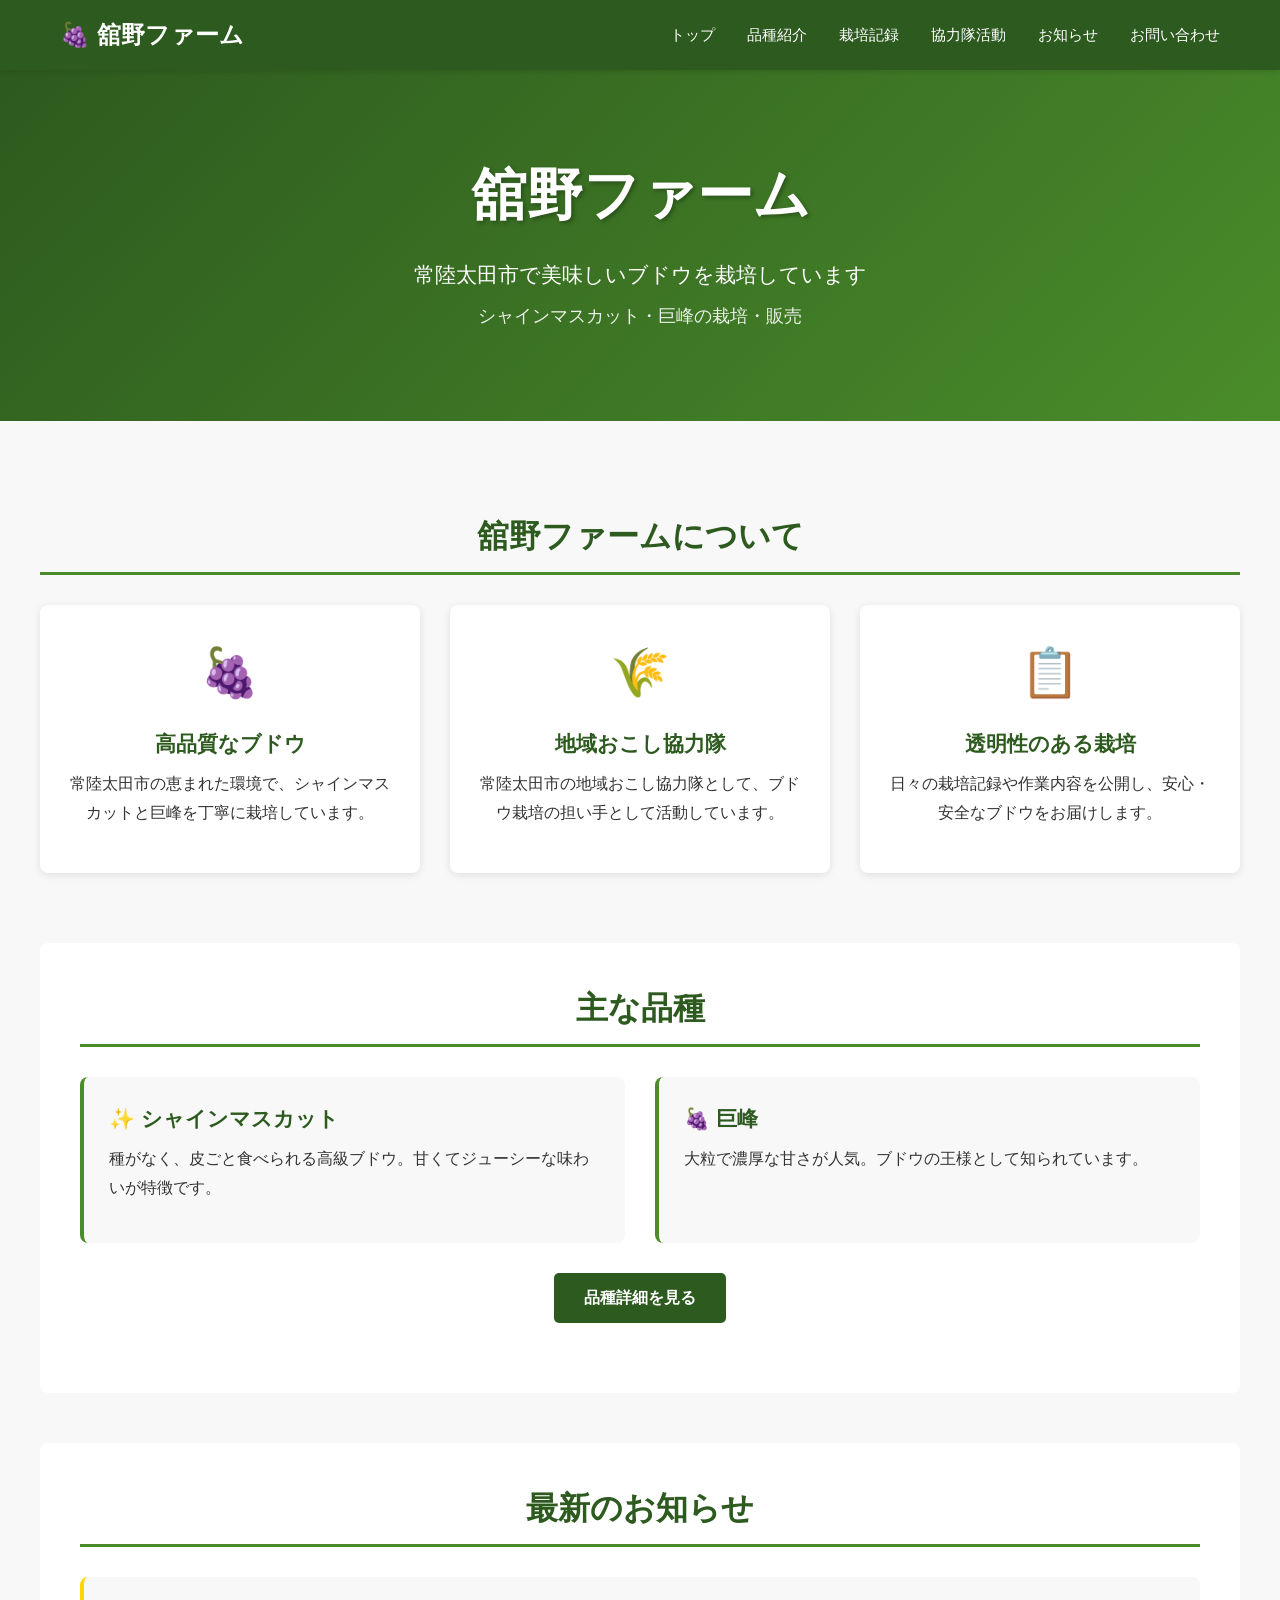
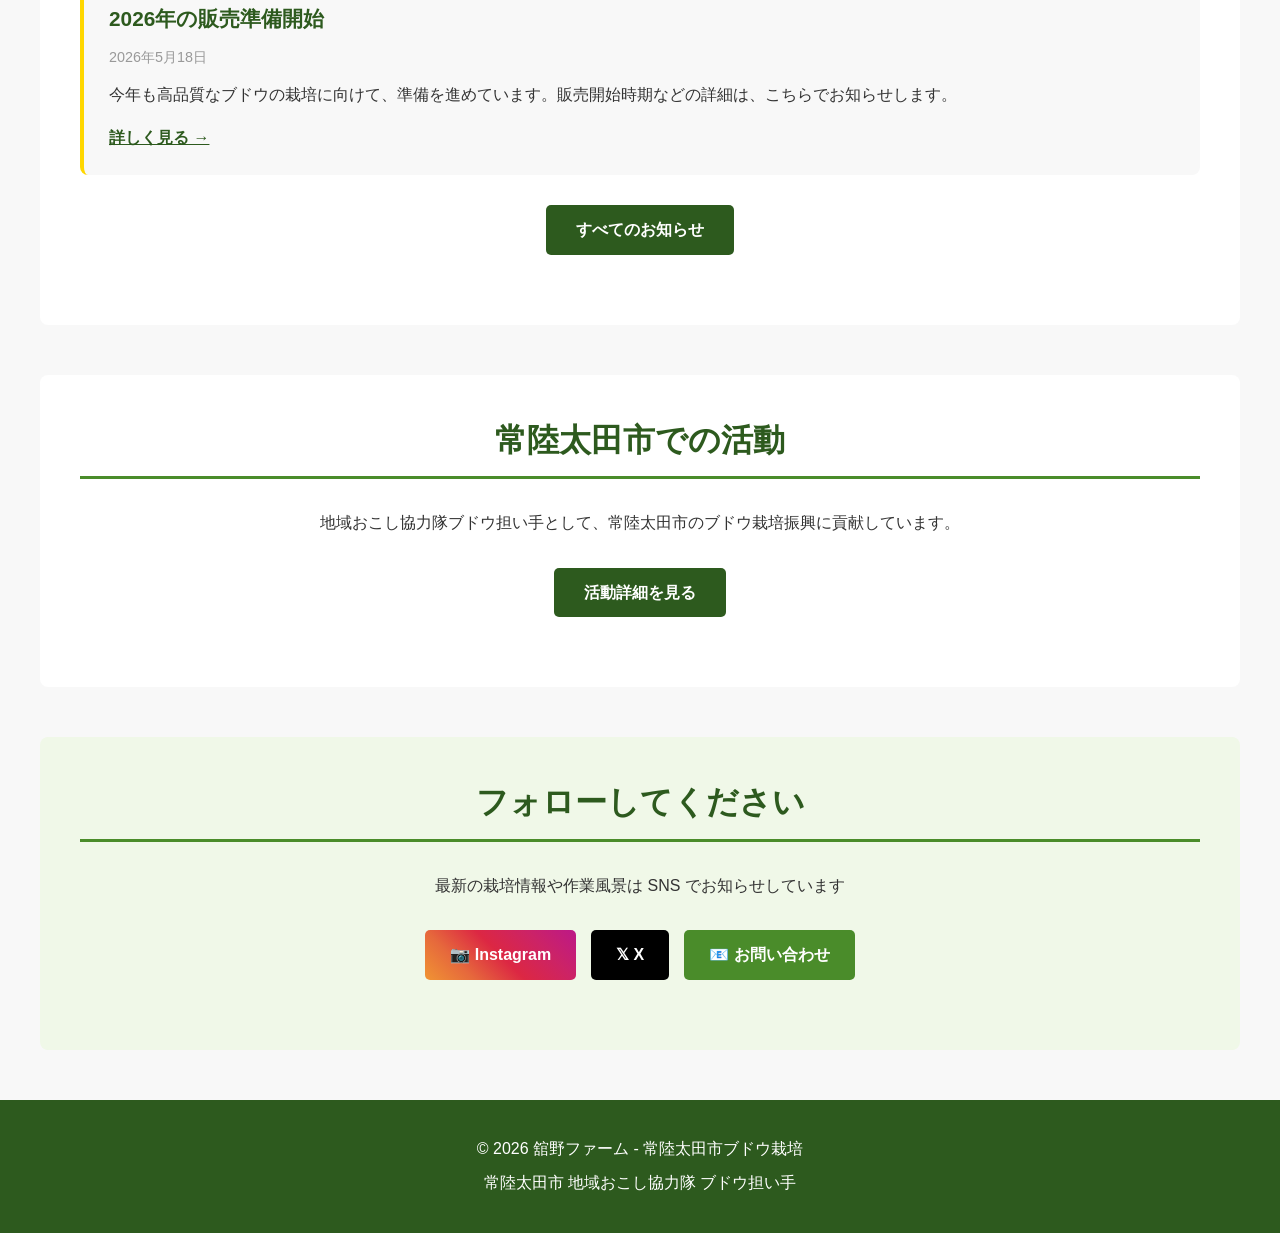
<file: index.html>
<!DOCTYPE html>
<html lang="ja">
<head>
    <meta charset="UTF-8">
    <meta name="viewport" content="width=device-width, initial-scale=1.0">
    <title>舘野ファーム - 常陸太田市のブドウ栽培</title>
    <link rel="stylesheet" href="style.css">
</head>
<body>
    <!-- ナビゲーション -->
    <nav class="navbar">
        <div class="container">
            <div class="logo">🍇 舘野ファーム</div>
            <ul class="nav-links">
                <li><a href="index.html">トップ</a></li>
                <li><a href="varieties.html">品種紹介</a></li>
                <li><a href="cultivation.html">栽培記録</a></li>
                <li><a href="activity.html">協力隊活動</a></li>
                <li><a href="news.html">お知らせ</a></li>
                <li><a href="contact.html">お問い合わせ</a></li>
            </ul>
        </div>
    </nav>

    <!-- メインコンテンツ -->
    <main>
        <!-- ヒーロー画像 -->
        <section class="hero">
            <div class="hero-content">
                <h1>舘野ファーム</h1>
                <p>常陸太田市で美味しいブドウを栽培しています</p>
                <p class="subtitle">シャインマスカット・巨峰の栽培・販売</p>
            </div>
        </section>

        <!-- 紹介セクション -->
        <section class="container intro-section">
            <h2>舘野ファームについて</h2>
            <div class="intro-grid">
                <div class="intro-card">
                    <div class="icon">🍇</div>
                    <h3>高品質なブドウ</h3>
                    <p>常陸太田市の恵まれた環境で、シャインマスカットと巨峰を丁寧に栽培しています。</p>
                </div>
                <div class="intro-card">
                    <div class="icon">🌾</div>
                    <h3>地域おこし協力隊</h3>
                    <p>常陸太田市の地域おこし協力隊として、ブドウ栽培の担い手として活動しています。</p>
                </div>
                <div class="intro-card">
                    <div class="icon">📋</div>
                    <h3>透明性のある栽培</h3>
                    <p>日々の栽培記録や作業内容を公開し、安心・安全なブドウをお届けします。</p>
                </div>
            </div>
        </section>

        <!-- 品種紹介 -->
        <section class="container varieties-section">
            <h2>主な品種</h2>
            <div class="varieties-grid">
                <div class="variety-card">
                    <h3>✨ シャインマスカット</h3>
                    <p>種がなく、皮ごと食べられる高級ブドウ。甘くてジューシーな味わいが特徴です。</p>
                </div>
                <div class="variety-card">
                    <h3>🍇 巨峰</h3>
                    <p>大粒で濃厚な甘さが人気。ブドウの王様として知られています。</p>
                </div>
            </div>
            <div class="button-group">
                <a href="varieties.html" class="btn">品種詳細を見る</a>
            </div>
        </section>

        <!-- 最新情報 -->
        <section class="container news-section">
            <h2>最新のお知らせ</h2>
            <div class="news-card">
                <h3>2026年の販売準備開始</h3>
                <p class="date">2026年5月18日</p>
                <p>今年も高品質なブドウの栽培に向けて、準備を進めています。販売開始時期などの詳細は、こちらでお知らせします。</p>
                <a href="news.html" class="link">詳しく見る →</a>
            </div>
            <div class="button-group">
                <a href="news.html" class="btn">すべてのお知らせ</a>
            </div>
        </section>

        <!-- 活動紹介 -->
        <section class="container activity-section">
            <h2>常陸太田市での活動</h2>
            <p>地域おこし協力隊ブドウ担い手として、常陸太田市のブドウ栽培振興に貢献しています。</p>
            <div class="button-group">
                <a href="activity.html" class="btn">活動詳細を見る</a>
            </div>
        </section>

        <!-- SNS・お問い合わせ -->
        <section class="container contact-preview">
            <h2>フォローしてください</h2>
            <p>最新の栽培情報や作業風景は SNS でお知らせしています</p>
            <div class="social-buttons">
                <a href="https://instagram.com/tatanofarm_grape" target="_blank" class="social-btn instagram">📷 Instagram</a>
                <a href="https://x.com/@tatanofarm123" target="_blank" class="social-btn x">𝕏 X</a>
                <a href="contact.html" class="social-btn mail">📧 お問い合わせ</a>
            </div>
        </section>
    </main>

    <!-- フッター -->
    <footer>
        <div class="container">
            <p>&copy; 2026 舘野ファーム - 常陸太田市ブドウ栽培</p>
            <p>常陸太田市 地域おこし協力隊 ブドウ担い手</p>
        </div>
    </footer>
</body>
</html>
</file>
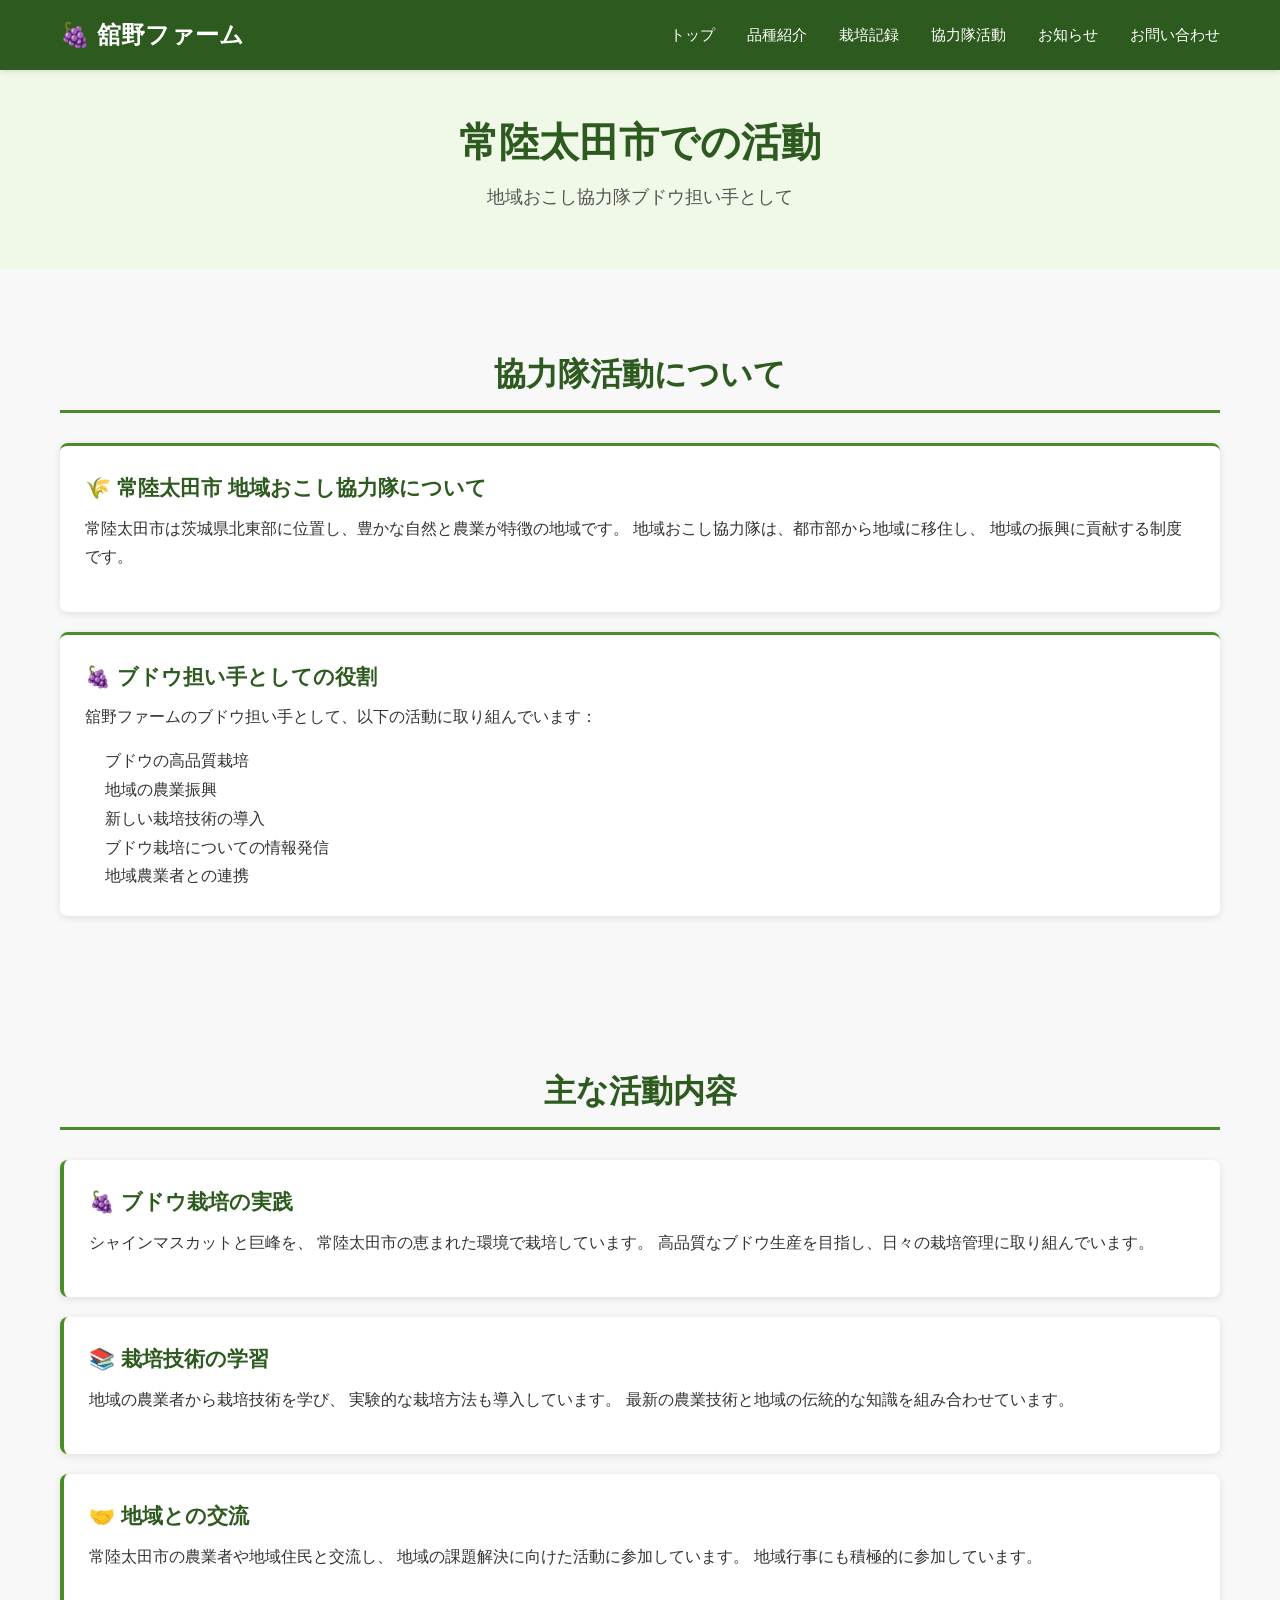
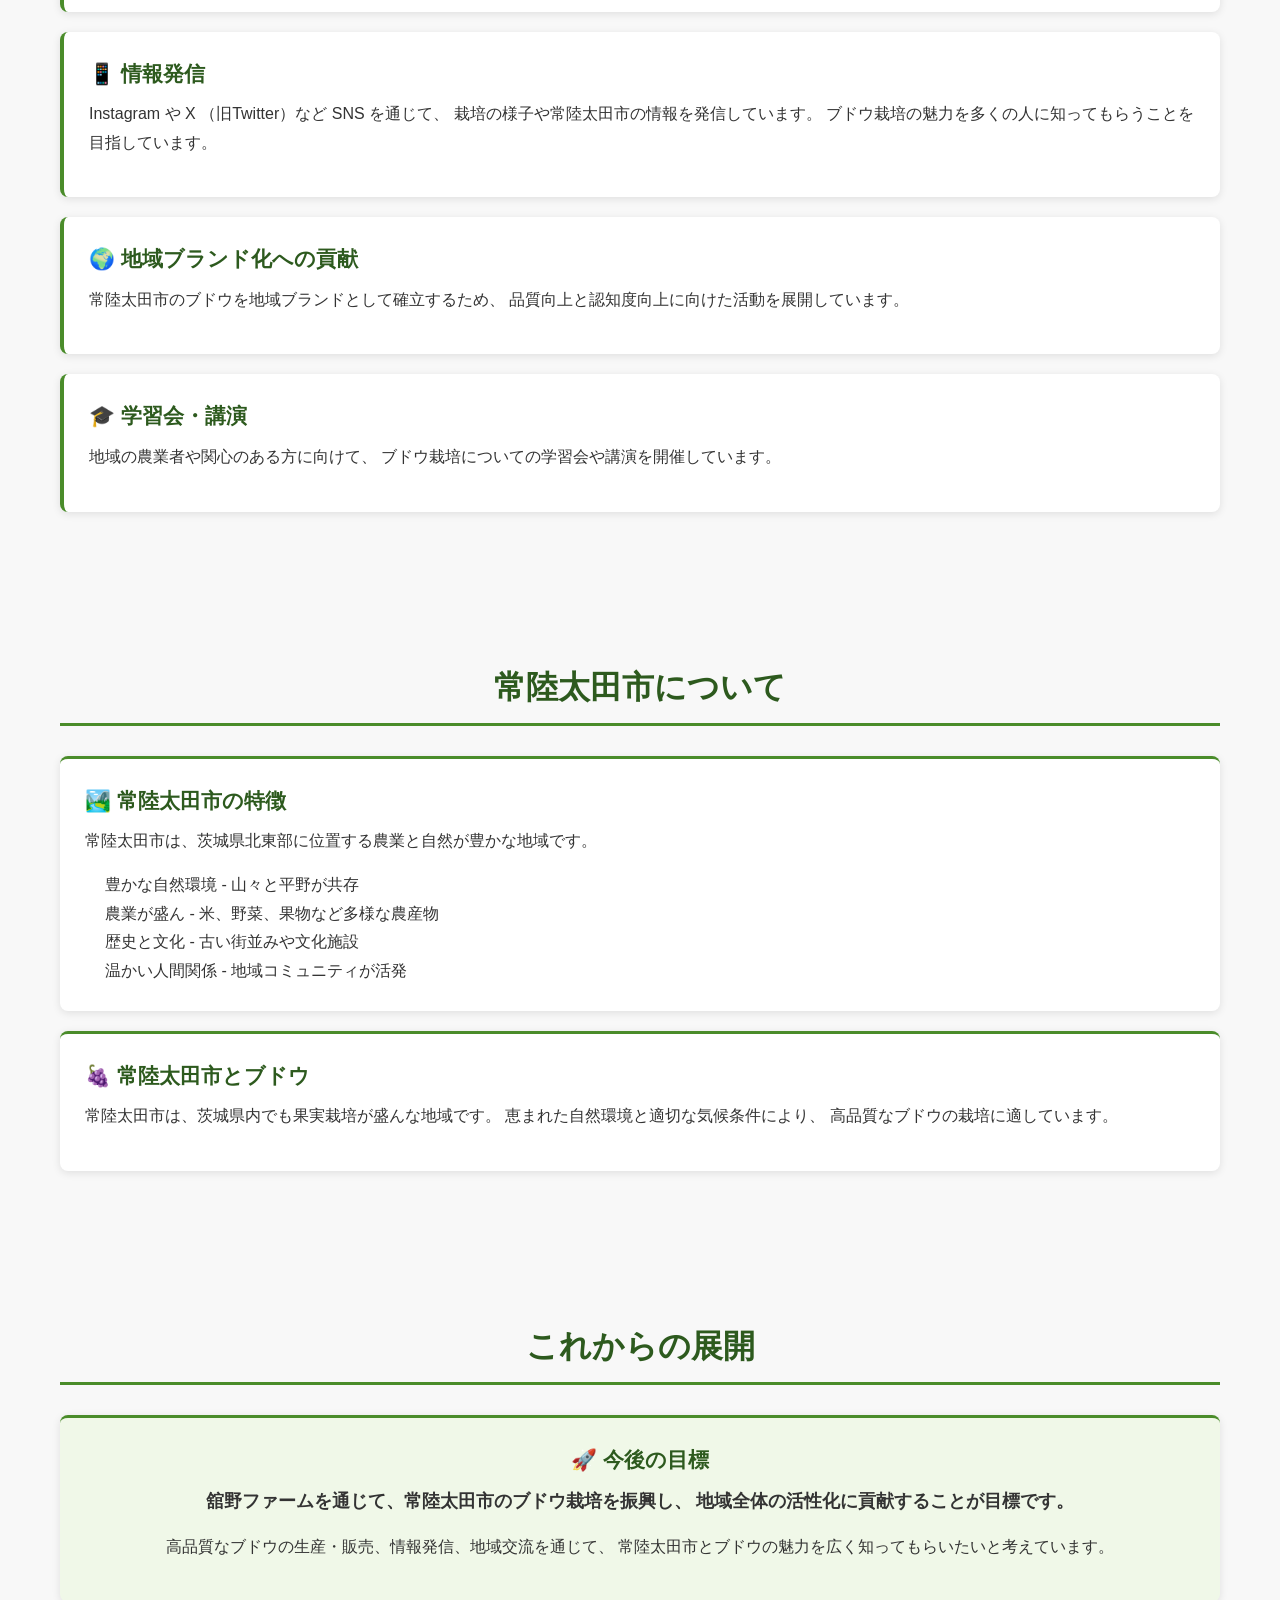
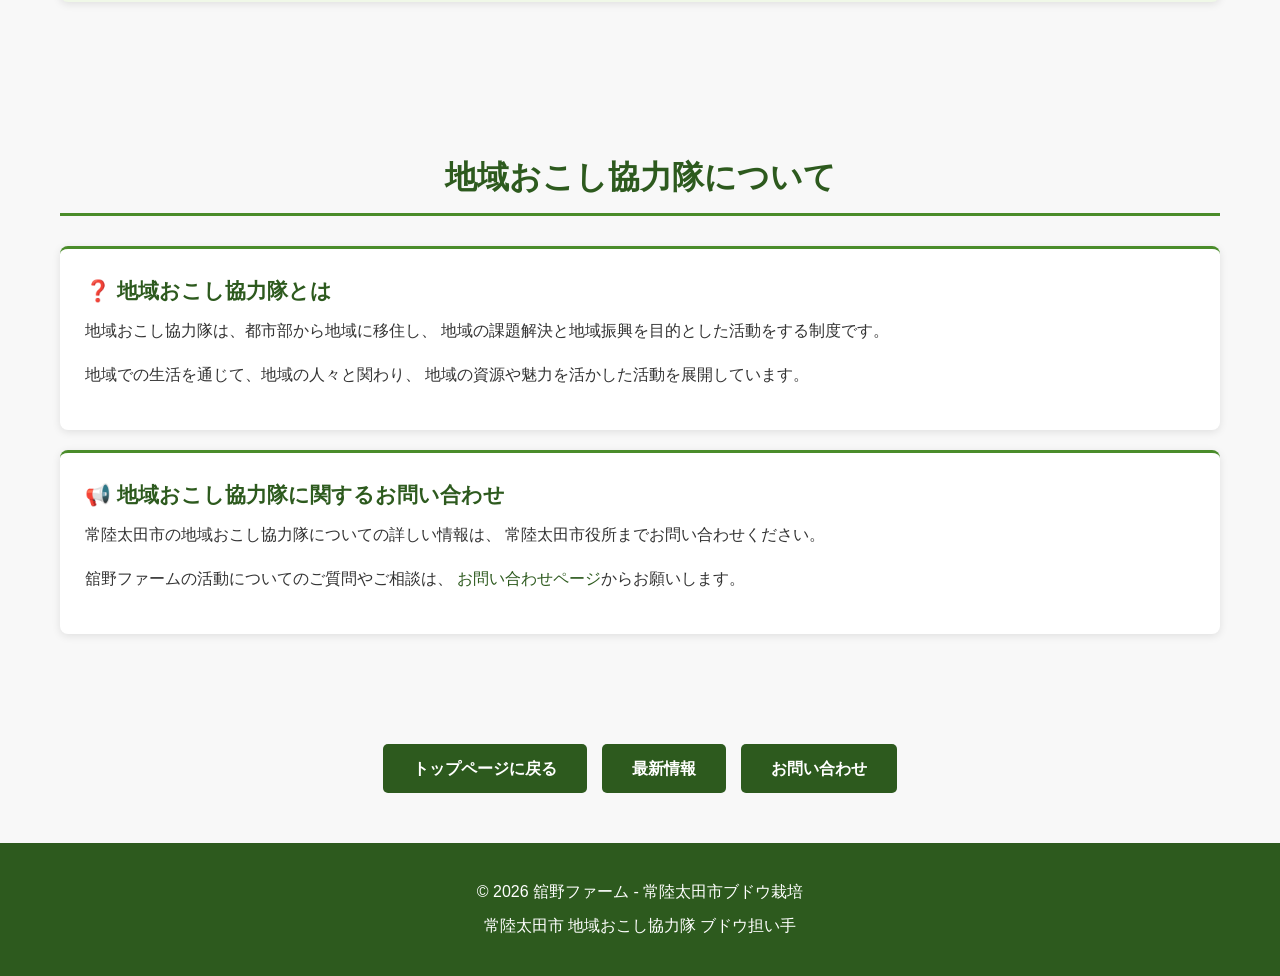
<file: activity.html>
<!DOCTYPE html>
<html lang="ja">
<head>
    <meta charset="UTF-8">
    <meta name="viewport" content="width=device-width, initial-scale=1.0">
    <title>常陸太田市での活動 - 舘野ファーム</title>
    <link rel="stylesheet" href="style.css">
</head>
<body>
    <!-- ナビゲーション -->
    <nav class="navbar">
        <div class="container">
            <div class="logo">🍇 舘野ファーム</div>
            <ul class="nav-links">
                <li><a href="index.html">トップ</a></li>
                <li><a href="varieties.html">品種紹介</a></li>
                <li><a href="cultivation.html">栽培記録</a></li>
                <li><a href="activity.html">協力隊活動</a></li>
                <li><a href="news.html">お知らせ</a></li>
                <li><a href="contact.html">お問い合わせ</a></li>
            </ul>
        </div>
    </nav>

    <main>
        <!-- ページヘッダー -->
        <div class="page-header">
            <div class="container">
                <h1>常陸太田市での活動</h1>
                <p>地域おこし協力隊ブドウ担い手として</p>
            </div>
        </div>

        <div class="container">
            <!-- 活動紹介 -->
            <section class="info-section">
                <h2>協力隊活動について</h2>
                <div class="info-card">
                    <h3>🌾 常陸太田市 地域おこし協力隊について</h3>
                    <p>
                        常陸太田市は茨城県北東部に位置し、豊かな自然と農業が特徴の地域です。
                        地域おこし協力隊は、都市部から地域に移住し、
                        地域の振興に貢献する制度です。
                    </p>
                </div>

                <div class="info-card">
                    <h3>🍇 ブドウ担い手としての役割</h3>
                    <p>
                        舘野ファームのブドウ担い手として、以下の活動に取り組んでいます：
                    </p>
                    <ul>
                        <li>ブドウの高品質栽培</li>
                        <li>地域の農業振興</li>
                        <li>新しい栽培技術の導入</li>
                        <li>ブドウ栽培についての情報発信</li>
                        <li>地域農業者との連携</li>
                    </ul>
                </div>
            </section>

            <!-- 主な活動 -->
            <section class="activity-list">
                <h2>主な活動内容</h2>

                <div class="activity-card">
                    <h3>🍇 ブドウ栽培の実践</h3>
                    <p>
                        シャインマスカットと巨峰を、
                        常陸太田市の恵まれた環境で栽培しています。
                        高品質なブドウ生産を目指し、日々の栽培管理に取り組んでいます。
                    </p>
                </div>

                <div class="activity-card">
                    <h3>📚 栽培技術の学習</h3>
                    <p>
                        地域の農業者から栽培技術を学び、
                        実験的な栽培方法も導入しています。
                        最新の農業技術と地域の伝統的な知識を組み合わせています。
                    </p>
                </div>

                <div class="activity-card">
                    <h3>🤝 地域との交流</h3>
                    <p>
                        常陸太田市の農業者や地域住民と交流し、
                        地域の課題解決に向けた活動に参加しています。
                        地域行事にも積極的に参加しています。
                    </p>
                </div>

                <div class="activity-card">
                    <h3>📱 情報発信</h3>
                    <p>
                        Instagram や X （旧Twitter）など SNS を通じて、
                        栽培の様子や常陸太田市の情報を発信しています。
                        ブドウ栽培の魅力を多くの人に知ってもらうことを目指しています。
                    </p>
                </div>

                <div class="activity-card">
                    <h3>🌍 地域ブランド化への貢献</h3>
                    <p>
                        常陸太田市のブドウを地域ブランドとして確立するため、
                        品質向上と認知度向上に向けた活動を展開しています。
                    </p>
                </div>

                <div class="activity-card">
                    <h3>🎓 学習会・講演</h3>
                    <p>
                        地域の農業者や関心のある方に向けて、
                        ブドウ栽培についての学習会や講演を開催しています。
                    </p>
                </div>
            </section>

            <!-- 常陸太田市について -->
            <section class="info-section">
                <h2>常陸太田市について</h2>
                <div class="info-card">
                    <h3>🏞️ 常陸太田市の特徴</h3>
                    <p>
                        常陸太田市は、茨城県北東部に位置する農業と自然が豊かな地域です。
                    </p>
                    <ul>
                        <li>豊かな自然環境 - 山々と平野が共存</li>
                        <li>農業が盛ん - 米、野菜、果物など多様な農産物</li>
                        <li>歴史と文化 - 古い街並みや文化施設</li>
                        <li>温かい人間関係 - 地域コミュニティが活発</li>
                    </ul>
                </div>

                <div class="info-card">
                    <h3>🍇 常陸太田市とブドウ</h3>
                    <p>
                        常陸太田市は、茨城県内でも果実栽培が盛んな地域です。
                        恵まれた自然環境と適切な気候条件により、
                        高品質なブドウの栽培に適しています。
                    </p>
                </div>
            </section>

            <!-- メッセージ -->
            <section class="message-section">
                <h2>これからの展開</h2>
                <div class="info-card">
                    <h3>🚀 今後の目標</h3>
                    <p>
                        <strong>
                            舘野ファームを通じて、常陸太田市のブドウ栽培を振興し、
                            地域全体の活性化に貢献することが目標です。
                        </strong>
                    </p>
                    <p>
                        高品質なブドウの生産・販売、情報発信、地域交流を通じて、
                        常陸太田市とブドウの魅力を広く知ってもらいたいと考えています。
                    </p>
                </div>
            </section>

            <!-- 協力隊について詳しく -->
            <section class="info-section">
                <h2>地域おこし協力隊について</h2>
                <div class="info-card">
                    <h3>❓ 地域おこし協力隊とは</h3>
                    <p>
                        地域おこし協力隊は、都市部から地域に移住し、
                        地域の課題解決と地域振興を目的とした活動をする制度です。
                    </p>
                    <p>
                        地域での生活を通じて、地域の人々と関わり、
                        地域の資源や魅力を活かした活動を展開しています。
                    </p>
                </div>

                <div class="info-card">
                    <h3>📢 地域おこし協力隊に関するお問い合わせ</h3>
                    <p>
                        常陸太田市の地域おこし協力隊についての詳しい情報は、
                        常陸太田市役所までお問い合わせください。
                    </p>
                    <p>
                        舘野ファームの活動についてのご質問やご相談は、
                        <a href="contact.html">お問い合わせページ</a>からお願いします。
                    </p>
                </div>
            </section>

            <!-- ボタン -->
            <div class="button-group">
                <a href="index.html" class="btn">トップページに戻る</a>
                <a href="news.html" class="btn">最新情報</a>
                <a href="contact.html" class="btn">お問い合わせ</a>
            </div>
        </div>
    </main>

    <!-- フッター -->
    <footer>
        <div class="container">
            <p>&copy; 2026 舘野ファーム - 常陸太田市ブドウ栽培</p>
            <p>常陸太田市 地域おこし協力隊 ブドウ担い手</p>
        </div>
    </footer>
</body>
</html>
</file>
<file: style.css>
/* ============================
   グローバルスタイル
   ============================ */

* {
    margin: 0;
    padding: 0;
    box-sizing: border-box;
}

body {
    font-family: 'Segoe UI', Tahoma, Geneva, Verdana, sans-serif, 'Hiragino Sans', 'ヒラギノ角ゴ Pro', 'Meiryo UI', 'メイリオ';
    line-height: 1.6;
    color: #333;
    background-color: #f8f8f8;
}

a {
    color: #2d5a1e;
    text-decoration: none;
    transition: color 0.3s ease;
}

a:hover {
    color: #1f3d12;
}

.container {
    max-width: 1200px;
    margin: 0 auto;
    padding: 0 20px;
}

/* ============================
   ナビゲーション
   ============================ */

.navbar {
    background-color: #2d5a1e;
    color: white;
    padding: 1rem 0;
    position: sticky;
    top: 0;
    z-index: 100;
    box-shadow: 0 2px 5px rgba(0, 0, 0, 0.1);
}

.navbar .container {
    display: flex;
    justify-content: space-between;
    align-items: center;
}

.logo {
    font-size: 1.5rem;
    font-weight: bold;
    white-space: nowrap;
}

.nav-links {
    display: flex;
    list-style: none;
    gap: 2rem;
    flex-wrap: wrap;
}

.nav-links a {
    color: white;
    font-size: 0.95rem;
    transition: opacity 0.3s ease;
}

.nav-links a:hover {
    opacity: 0.8;
    color: #ffd700;
}

/* レスポンシブ ナビゲーション */
@media (max-width: 768px) {
    .nav-links {
        gap: 1rem;
        font-size: 0.85rem;
    }

    .logo {
        font-size: 1.2rem;
    }
}

/* ============================
   ヒーロー画像セクション
   ============================ */

.hero {
    background: linear-gradient(135deg, #2d5a1e 0%, #4a8c2a 100%);
    color: white;
    padding: 80px 20px;
    text-align: center;
}

.hero-content h1 {
    font-size: 3.5rem;
    margin-bottom: 1rem;
    text-shadow: 2px 2px 4px rgba(0, 0, 0, 0.3);
}

.hero-content p {
    font-size: 1.3rem;
    margin: 0.5rem 0;
}

.hero-content .subtitle {
    font-size: 1.1rem;
    opacity: 0.9;
}

@media (max-width: 768px) {
    .hero {
        padding: 50px 20px;
    }

    .hero-content h1 {
        font-size: 2rem;
    }

    .hero-content p {
        font-size: 1rem;
    }
}

/* ============================
   ページヘッダー
   ============================ */

.page-header {
    background-color: #f0f8e8;
    padding: 40px 0;
    text-align: center;
    margin-bottom: 40px;
}

.page-header h1 {
    color: #2d5a1e;
    font-size: 2.5rem;
    margin-bottom: 0.5rem;
}

.page-header p {
    color: #555;
    font-size: 1.1rem;
}

/* ============================
   セクションスタイル
   ============================ */

section {
    margin-bottom: 50px;
}

h2 {
    color: #2d5a1e;
    font-size: 2rem;
    margin-bottom: 30px;
    text-align: center;
    border-bottom: 3px solid #4a8c2a;
    padding-bottom: 10px;
}

h3 {
    color: #2d5a1e;
    font-size: 1.3rem;
    margin: 20px 0 10px 0;
}

h4 {
    color: #2d5a1e;
    font-size: 1.1rem;
    margin: 15px 0 10px 0;
}

/* ============================
   イントロダクションセクション
   ============================ */

.intro-section {
    padding: 40px 0;
}

.intro-grid {
    display: grid;
    grid-template-columns: repeat(auto-fit, minmax(280px, 1fr));
    gap: 30px;
    margin-bottom: 30px;
}

.intro-card {
    background-color: white;
    padding: 30px;
    border-radius: 8px;
    box-shadow: 0 2px 8px rgba(0, 0, 0, 0.1);
    text-align: center;
    transition: transform 0.3s ease, box-shadow 0.3s ease;
}

.intro-card:hover {
    transform: translateY(-5px);
    box-shadow: 0 4px 12px rgba(0, 0, 0, 0.15);
}

.intro-card .icon {
    font-size: 3rem;
    margin-bottom: 15px;
}

.intro-card h3 {
    color: #2d5a1e;
    margin-top: 0;
}

/* ============================
   品種セクション
   ============================ */

.varieties-section {
    background-color: white;
    padding: 40px;
    border-radius: 8px;
    margin-bottom: 50px;
}

.varieties-grid {
    display: grid;
    grid-template-columns: repeat(auto-fit, minmax(300px, 1fr));
    gap: 30px;
    margin-bottom: 30px;
}

.variety-card {
    background-color: #f8f8f8;
    padding: 25px;
    border-radius: 8px;
    border-left: 4px solid #4a8c2a;
}

.variety-card h3 {
    color: #2d5a1e;
    margin-top: 0;
}

/* ============================
   ボタンスタイル
   ============================ */

.button-group {
    display: flex;
    justify-content: center;
    gap: 15px;
    flex-wrap: wrap;
    margin: 30px 0;
}

.btn {
    display: inline-block;
    background-color: #2d5a1e;
    color: white;
    padding: 12px 30px;
    border-radius: 5px;
    font-size: 1rem;
    font-weight: bold;
    transition: background-color 0.3s ease, transform 0.2s ease;
    border: none;
    cursor: pointer;
}

.btn:hover {
    background-color: #1f3d12;
    transform: translateY(-2px);
    box-shadow: 0 4px 8px rgba(0, 0, 0, 0.2);
}

/* ============================
   ニュースセクション
   ============================ */

.news-section {
    background-color: white;
    padding: 40px;
    border-radius: 8px;
    margin-bottom: 50px;
}

.news-card {
    background-color: #f8f8f8;
    padding: 25px;
    border-radius: 8px;
    border-left: 4px solid #ffd700;
    margin-bottom: 20px;
}

.news-card h3 {
    color: #2d5a1e;
    margin-top: 0;
}

.news-card .date {
    color: #999;
    font-size: 0.9rem;
    margin-bottom: 10px;
}

.news-card .link {
    color: #2d5a1e;
    font-weight: bold;
    text-decoration: underline;
}

/* ============================
   ニュースリスト
   ============================ */

.news-list {
    padding: 40px 0;
}

.news-card-full {
    background-color: white;
    padding: 25px;
    border-radius: 8px;
    margin-bottom: 20px;
    box-shadow: 0 2px 8px rgba(0, 0, 0, 0.1);
    border-left: 5px solid #4a8c2a;
}

.news-card-full h3 {
    color: #2d5a1e;
    margin-top: 0;
    font-size: 1.3rem;
}

.news-card-full .date {
    color: #999;
    font-size: 0.9rem;
    margin-bottom: 15px;
}

.news-card-full p {
    margin-bottom: 10px;
    line-height: 1.8;
}

.news-card-full a {
    color: #2d5a1e;
    font-weight: bold;
}

/* ============================
   活動セクション
   ============================ */

.activity-section {
    background-color: white;
    padding: 40px;
    border-radius: 8px;
    margin-bottom: 50px;
    text-align: center;
}

.activity-list {
    padding: 40px 0;
}

.activity-card {
    background-color: white;
    padding: 25px;
    border-radius: 8px;
    margin-bottom: 20px;
    box-shadow: 0 2px 8px rgba(0, 0, 0, 0.1);
    border-left: 4px solid #4a8c2a;
    text-align: left;
}

.activity-card h3 {
    color: #2d5a1e;
    margin-top: 0;
}

/* ============================
   栽培記録セクション
   ============================ */

.cultivation-records {
    padding: 40px 0;
}

.record-card {
    background-color: white;
    padding: 25px;
    border-radius: 8px;
    margin-bottom: 20px;
    box-shadow: 0 2px 8px rgba(0, 0, 0, 0.1);
    border-left: 4px solid #4a8c2a;
}

.record-card .date {
    color: #2d5a1e;
    font-weight: bold;
    font-size: 1.05rem;
    margin-bottom: 10px;
}

.record-card h4 {
    color: #2d5a1e;
    margin-top: 0;
}

.record-card p {
    margin-bottom: 8px;
    line-height: 1.8;
}

.record-card strong {
    color: #2d5a1e;
}

/* ============================
   情報カード
   ============================ */

.info-section {
    padding: 40px 0;
}

.info-card {
    background-color: white;
    padding: 25px;
    border-radius: 8px;
    margin-bottom: 20px;
    box-shadow: 0 2px 8px rgba(0, 0, 0, 0.1);
    border-top: 3px solid #4a8c2a;
}

.info-card h3 {
    color: #2d5a1e;
    margin-top: 0;
}

.info-card ul {
    margin-left: 20px;
    line-height: 1.8;
}

/* ============================
   お問い合わせセクション
   ============================ */

.contact-preview {
    background-color: #f0f8e8;
    padding: 40px;
    border-radius: 8px;
    text-align: center;
    margin-bottom: 50px;
}

.contact-methods {
    padding: 40px 0;
}

.contact-method {
    background-color: white;
    padding: 30px;
    border-radius: 8px;
    margin-bottom: 25px;
    box-shadow: 0 2px 8px rgba(0, 0, 0, 0.1);
    border-left: 4px solid #4a8c2a;
}

.contact-method h3 {
    color: #2d5a1e;
    margin-top: 0;
}

.contact-info {
    background-color: #f8f8f8;
    padding: 15px;
    border-radius: 5px;
    margin: 15px 0;
    font-size: 1.05rem;
}

.contact-info a {
    color: #2d5a1e;
    font-weight: bold;
}

.note {
    font-size: 0.9rem;
    color: #666;
    font-style: italic;
}

/* ============================
   SNSボタン
   ============================ */

.social-buttons {
    display: flex;
    justify-content: center;
    gap: 15px;
    flex-wrap: wrap;
    margin: 30px 0;
}

.social-btn {
    display: inline-block;
    padding: 12px 25px;
    border-radius: 5px;
    font-size: 1rem;
    font-weight: bold;
    transition: transform 0.2s ease, box-shadow 0.2s ease;
    text-decoration: none;
    color: white;
}

.social-btn.instagram {
    background: linear-gradient(45deg, #f09433 0%, #e6683c 25%, #dc2743 50%, #cc2366 75%, #bc1888 100%);
}

.social-btn.x {
    background-color: #000;
}

.social-btn.mail {
    background-color: #4a8c2a;
}

.social-btn:hover {
    transform: translateY(-3px);
    box-shadow: 0 4px 12px rgba(0, 0, 0, 0.2);
}

/* ============================
   FAQ セクション
   ============================ */

.faq-section {
    padding: 40px 0;
}

.faq-item {
    background-color: white;
    padding: 20px;
    border-radius: 8px;
    margin-bottom: 15px;
    box-shadow: 0 2px 8px rgba(0, 0, 0, 0.1);
    border-left: 4px solid #4a8c2a;
}

.faq-item h4 {
    color: #2d5a1e;
    margin-top: 0;
    margin-bottom: 10px;
}

.faq-item p {
    margin: 0;
    color: #555;
    line-height: 1.8;
}

/* ============================
   詳細コンテンツ
   ============================ */

.variety-detail {
    background-color: white;
    padding: 40px;
    border-radius: 8px;
    margin-bottom: 50px;
}

.detail-content {
    display: grid;
    grid-template-columns: 1fr;
    gap: 30px;
}

.detail-text ul {
    margin-left: 20px;
    line-height: 1.8;
}

.detail-text ul li {
    margin-bottom: 8px;
}

/* ============================
   報告セクション
   ============================ */

.report-section {
    padding: 40px 0;
    text-align: center;
}

/* ============================
   スケジュールセクション
   ============================ */

.schedule-section {
    padding: 40px 0;
}

.schedule-section .info-card {
    background-color: #f8f8f8;
}

/* ============================
   メッセージセクション
   ============================ */

.message-section {
    padding: 40px 0;
    text-align: center;
}

.message-section .info-card {
    background-color: #f0f8e8;
    border-top: 3px solid #4a8c2a;
}

.message-section .info-card strong {
    font-size: 1.1rem;
}

/* ============================
   ボタンセクション
   ============================ */

.button-section {
    text-align: center;
    padding: 40px 0;
}

/* ============================
   フッター
   ============================ */

footer {
    background-color: #2d5a1e;
    color: white;
    text-align: center;
    padding: 30px 0;
    margin-top: 50px;
}

footer p {
    margin: 5px 0;
}

/* ============================
   レスポンシブデザイン
   ============================ */

@media (max-width: 768px) {
    .hero-content h1 {
        font-size: 2rem;
    }

    .page-header h1 {
        font-size: 1.8rem;
    }

    h2 {
        font-size: 1.5rem;
    }

    .intro-grid,
    .varieties-grid {
        grid-template-columns: 1fr;
    }

    .nav-links {
        gap: 0.5rem;
    }

    .social-buttons {
        flex-direction: column;
    }

    .social-btn {
        width: 100%;
        text-align: center;
    }

    .contact-method {
        margin-bottom: 15px;
    }
}

/* ============================
   その他のスタイル
   ============================ */

ul {
    list-style-type: none;
}

ol {
    margin-left: 20px;
}

p {
    line-height: 1.8;
    margin-bottom: 15px;
}
</file>
